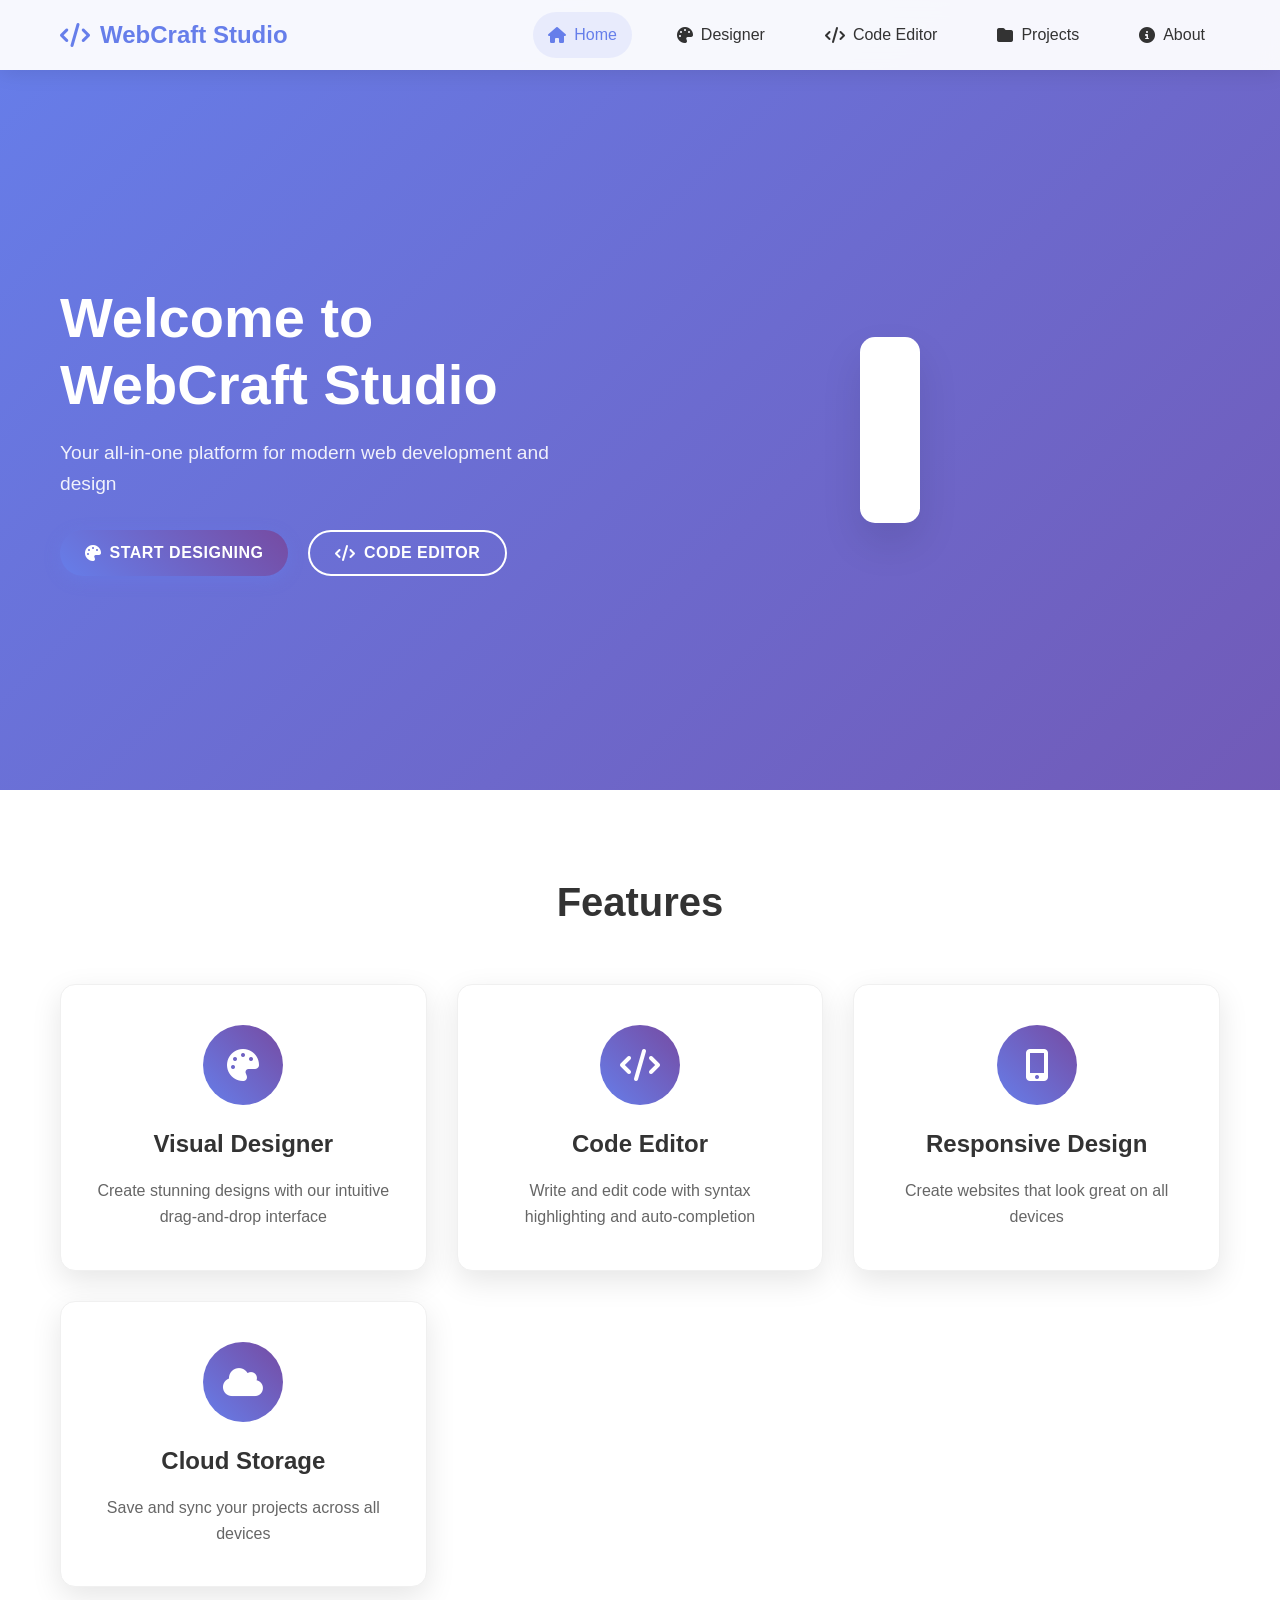
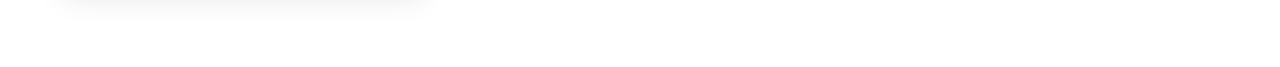
<file: index.html>
<!DOCTYPE html>
<html lang="en">
<head>
    <meta charset="UTF-8">
    <meta name="viewport" content="width=device-width, initial-scale=1.0">
    <title>WebCraft Studio - Modern Web Development Platform</title>
    <link rel="stylesheet" href="styles.css">
    <link rel="stylesheet" href="https://cdnjs.cloudflare.com/ajax/libs/font-awesome/6.4.0/css/all.min.css">
</head>
<body>
    <!-- Navigation -->
    <nav class="navbar">
        <div class="nav-container">
            <div class="nav-logo">
                <i class="fas fa-code"></i>
                WebCraft Studio
            </div>
            <ul class="nav-menu">
                <li class="nav-item">
                    <a href="#home" class="nav-link active" data-page="home">
                        <i class="fas fa-home"></i> Home
                    </a>
                </li>
                <li class="nav-item">
                    <a href="#designer" class="nav-link" data-page="designer">
                        <i class="fas fa-palette"></i> Designer
                    </a>
                </li>
                <li class="nav-item">
                    <a href="#code-editor" class="nav-link" data-page="code-editor">
                        <i class="fas fa-code"></i> Code Editor
                    </a>
                </li>
                <li class="nav-item">
                    <a href="#projects" class="nav-link" data-page="projects">
                        <i class="fas fa-folder"></i> Projects
                    </a>
                </li>
                <li class="nav-item">
                    <a href="#about" class="nav-link" data-page="about">
                        <i class="fas fa-info-circle"></i> About
                    </a>
                </li>
            </ul>
            <div class="hamburger">
                <span class="bar"></span>
                <span class="bar"></span>
                <span class="bar"></span>
            </div>
        </div>
    </nav>

    <!-- Main Content -->
    <main class="main-content">
        <!-- Home Page -->
        <section id="home" class="page active">
            <div class="hero">
                <div class="hero-content">
                    <h1>Welcome to WebCraft Studio</h1>
                    <p>Your all-in-one platform for modern web development and design</p>
                    <div class="hero-buttons">
                        <button class="btn btn-primary" onclick="showPage('designer')">
                            <i class="fas fa-palette"></i> Start Designing
                        </button>
                        <button class="btn btn-secondary" onclick="showPage('code-editor')">
                            <i class="fas fa-code"></i> Code Editor
                        </button>
                    </div>
                </div>
                <div class="hero-image">
                    <div class="floating-card">
                        <div class="card-header"></div>
                        <div class="card-content">
                            <div class="line"></div>
                            <div class="line short"></div>
                            <div class="line"></div>
                        </div>
                    </div>
                </div>
            </div>

            <div class="features">
                <div class="container">
                    <h2>Features</h2>
                    <div class="features-grid">
                        <div class="feature-card">
                            <div class="feature-icon">
                                <i class="fas fa-palette"></i>
                            </div>
                            <h3>Visual Designer</h3>
                            <p>Create stunning designs with our intuitive drag-and-drop interface</p>
                        </div>
                        <div class="feature-card">
                            <div class="feature-icon">
                                <i class="fas fa-code"></i>
                            </div>
                            <h3>Code Editor</h3>
                            <p>Write and edit code with syntax highlighting and auto-completion</p>
                        </div>
                        <div class="feature-card">
                            <div class="feature-icon">
                                <i class="fas fa-mobile-alt"></i>
                            </div>
                            <h3>Responsive Design</h3>
                            <p>Create websites that look great on all devices</p>
                        </div>
                        <div class="feature-card">
                            <div class="feature-icon">
                                <i class="fas fa-cloud"></i>
                            </div>
                            <h3>Cloud Storage</h3>
                            <p>Save and sync your projects across all devices</p>
                        </div>
                    </div>
                </div>
            </div>
        </section>

        <!-- Designer Page -->
        <section id="designer" class="page">
            <div class="designer-container">
                <div class="designer-sidebar">
                    <h3>Design Tools</h3>
                    
                    <div class="tool-section">
                        <h4>Elements</h4>
                        <div class="element-grid">
                            <div class="element-item" data-element="text" title="Add Text">
                                <i class="fas fa-font"></i>
                                <span>Text</span>
                            </div>
                            <div class="element-item" data-element="button" title="Add Button">
                                <i class="fas fa-square"></i>
                                <span>Button</span>
                            </div>
                            <div class="element-item" data-element="image" title="Add Image">
                                <i class="fas fa-image"></i>
                                <span>Image</span>
                            </div>
                            <div class="element-item" data-element="container" title="Add Container">
                                <i class="fas fa-square-full"></i>
                                <span>Container</span>
                            </div>
                        </div>
                    </div>

                    <div class="tool-section">
                        <h4>Colors</h4>
                        <div class="color-palette">
                            <div class="color-item" data-color="#3498db" style="background-color: #3498db;"></div>
                            <div class="color-item" data-color="#e74c3c" style="background-color: #e74c3c;"></div>
                            <div class="color-item" data-color="#2ecc71" style="background-color: #2ecc71;"></div>
                            <div class="color-item" data-color="#f39c12" style="background-color: #f39c12;"></div>
                            <div class="color-item" data-color="#9b59b6" style="background-color: #9b59b6;"></div>
                            <div class="color-item" data-color="#1abc9c" style="background-color: #1abc9c;"></div>
                            <div class="color-item" data-color="#34495e" style="background-color: #34495e;"></div>
                            <div class="color-item" data-color="#95a5a6" style="background-color: #95a5a6;"></div>
                        </div>
                        <input type="color" id="custom-color" class="color-picker" value="#3498db">
                    </div>

                    <div class="tool-section">
                        <h4>Properties</h4>
                        <div class="properties-panel">
                            <div class="property-group">
                                <label>Font Size:</label>
                                <input type="range" id="font-size" min="12" max="48" value="16">
                                <span id="font-size-value">16px</span>
                            </div>
                            <div class="property-group">
                                <label>Padding:</label>
                                <input type="range" id="padding" min="0" max="50" value="10">
                                <span id="padding-value">10px</span>
                            </div>
                            <div class="property-group">
                                <label>Border Radius:</label>
                                <input type="range" id="border-radius" min="0" max="50" value="5">
                                <span id="border-radius-value">5px</span>
                            </div>
                        </div>
                    </div>
                </div>

                <div class="designer-canvas">
                    <div class="canvas-header">
                        <div class="canvas-controls">
                            <button class="btn btn-small" id="clear-canvas">
                                <i class="fas fa-trash"></i> Clear
                            </button>
                            <button class="btn btn-small" id="save-design">
                                <i class="fas fa-save"></i> Save
                            </button>
                            <button class="btn btn-small" id="export-html">
                                <i class="fas fa-download"></i> Export HTML
                            </button>
                        </div>
                    </div>
                    <div class="canvas" id="design-canvas">
                        <div class="canvas-placeholder">
                            <i class="fas fa-mouse-pointer"></i>
                            <p>Start designing by dragging elements from the sidebar</p>
                        </div>
                    </div>
                </div>
            </div>
        </section>

        <!-- Code Editor Page -->
        <section id="code-editor" class="page">
            <div class="editor-container">
                <div class="editor-tabs">
                    <div class="tab active" data-lang="html">
                        <i class="fab fa-html5"></i> HTML
                    </div>
                    <div class="tab" data-lang="css">
                        <i class="fab fa-css3-alt"></i> CSS
                    </div>
                    <div class="tab" data-lang="js">
                        <i class="fab fa-js-square"></i> JavaScript
                    </div>
                </div>
                <div class="editor-content">
                    <textarea id="code-editor-textarea" placeholder="Write your code here...">
<!DOCTYPE html>
<html lang="en">
<head>
    <meta charset="UTF-8">
    <meta name="viewport" content="width=device-width, initial-scale=1.0">
    <title>My Project</title>
</head>
<body>
    <h1>Hello World!</h1>
    <p>Start coding your amazing project here.</p>
</body>
</html>
                    </textarea>
                </div>
                <div class="editor-controls">
                    <button class="btn btn-primary" id="run-code">
                        <i class="fas fa-play"></i> Run Code
                    </button>
                    <button class="btn btn-secondary" id="format-code">
                        <i class="fas fa-magic"></i> Format
                    </button>
                </div>
                <div class="preview-container">
                    <h3>Preview</h3>
                    <iframe id="code-preview" src="about:blank"></iframe>
                </div>
            </div>
        </section>

        <!-- Projects Page -->
        <section id="projects" class="page">
            <div class="container">
                <div class="page-header">
                    <h2>My Projects</h2>
                    <button class="btn btn-primary" id="new-project">
                        <i class="fas fa-plus"></i> New Project
                    </button>
                </div>
                <div class="projects-grid">
                    <div class="project-card">
                        <div class="project-thumbnail">
                            <i class="fas fa-globe"></i>
                        </div>
                        <div class="project-info">
                            <h3>Portfolio Website</h3>
                            <p>Personal portfolio with modern design</p>
                            <div class="project-meta">
                                <span class="project-date">2 days ago</span>
                                <span class="project-type">HTML/CSS</span>
                            </div>
                        </div>
                        <div class="project-actions">
                            <button class="btn btn-small">Edit</button>
                            <button class="btn btn-small btn-outline">Delete</button>
                        </div>
                    </div>
                    <div class="project-card">
                        <div class="project-thumbnail">
                            <i class="fas fa-shopping-cart"></i>
                        </div>
                        <div class="project-info">
                            <h3>E-commerce Site</h3>
                            <p>Online store with product catalog</p>
                            <div class="project-meta">
                                <span class="project-date">1 week ago</span>
                                <span class="project-type">React</span>
                            </div>
                        </div>
                        <div class="project-actions">
                            <button class="btn btn-small">Edit</button>
                            <button class="btn btn-small btn-outline">Delete</button>
                        </div>
                    </div>
                    <div class="project-card">
                        <div class="project-thumbnail">
                            <i class="fas fa-blog"></i>
                        </div>
                        <div class="project-info">
                            <h3>Blog Platform</h3>
                            <p>Content management system</p>
                            <div class="project-meta">
                                <span class="project-date">2 weeks ago</span>
                                <span class="project-type">Vue.js</span>
                            </div>
                        </div>
                        <div class="project-actions">
                            <button class="btn btn-small">Edit</button>
                            <button class="btn btn-small btn-outline">Delete</button>
                        </div>
                    </div>
                </div>
            </div>
        </section>

        <!-- About Page -->
        <section id="about" class="page">
            <div class="container">
                <div class="about-content">
                    <h2>About WebCraft Studio</h2>
                    <p>WebCraft Studio is a modern, comprehensive web development platform designed to empower developers and designers to create stunning websites and applications with ease.</p>
                    
                    <div class="about-features">
                        <div class="about-feature">
                            <h3>Our Mission</h3>
                            <p>To democratize web development by providing powerful, easy-to-use tools that enable anyone to create professional websites and applications.</p>
                        </div>
                        <div class="about-feature">
                            <h3>Our Vision</h3>
                            <p>To be the leading platform for collaborative web development, fostering creativity and innovation in the digital space.</p>
                        </div>
                        <div class="about-feature">
                            <h3>Our Values</h3>
                            <ul>
                                <li>Simplicity in complex tasks</li>
                                <li>Accessibility for all skill levels</li>
                                <li>Innovation in web technologies</li>
                                <li>Community-driven development</li>
                            </ul>
                        </div>
                    </div>
                </div>
            </div>
        </section>
    </main>

    <script src="script.js"></script>
</body>
</html>
</file>
<file: styles.css>
/* Reset and Base Styles */
* {
    margin: 0;
    padding: 0;
    box-sizing: border-box;
}

body {
    font-family: 'Segoe UI', Tahoma, Geneva, Verdana, sans-serif;
    line-height: 1.6;
    color: #333;
    background: linear-gradient(135deg, #667eea 0%, #764ba2 100%);
    min-height: 100vh;
}

.container {
    max-width: 1200px;
    margin: 0 auto;
    padding: 0 20px;
}

/* Navigation */
.navbar {
    background: rgba(255, 255, 255, 0.95);
    backdrop-filter: blur(10px);
    box-shadow: 0 2px 20px rgba(0, 0, 0, 0.1);
    position: fixed;
    top: 0;
    width: 100%;
    z-index: 1000;
    transition: all 0.3s ease;
}

.nav-container {
    max-width: 1200px;
    margin: 0 auto;
    padding: 0 20px;
    display: flex;
    justify-content: space-between;
    align-items: center;
    height: 70px;
}

.nav-logo {
    font-size: 1.5rem;
    font-weight: bold;
    color: #667eea;
    display: flex;
    align-items: center;
    gap: 10px;
}

.nav-menu {
    display: flex;
    list-style: none;
    gap: 30px;
}

.nav-link {
    text-decoration: none;
    color: #333;
    font-weight: 500;
    transition: all 0.3s ease;
    display: flex;
    align-items: center;
    gap: 8px;
    padding: 10px 15px;
    border-radius: 25px;
}

.nav-link:hover,
.nav-link.active {
    color: #667eea;
    background: rgba(102, 126, 234, 0.1);
}

.hamburger {
    display: none;
    flex-direction: column;
    cursor: pointer;
}

.bar {
    width: 25px;
    height: 3px;
    background: #333;
    margin: 3px 0;
    transition: 0.3s;
    border-radius: 2px;
}

/* Main Content */
.main-content {
    margin-top: 70px;
}

.page {
    display: none;
    min-height: calc(100vh - 70px);
}

.page.active {
    display: block;
}

/* Hero Section */
.hero {
    display: flex;
    align-items: center;
    justify-content: space-between;
    padding: 80px 20px;
    max-width: 1200px;
    margin: 0 auto;
    min-height: 80vh;
}

.hero-content {
    flex: 1;
    max-width: 500px;
}

.hero-content h1 {
    font-size: 3.5rem;
    font-weight: 700;
    color: white;
    margin-bottom: 20px;
    line-height: 1.2;
}

.hero-content p {
    font-size: 1.2rem;
    color: rgba(255, 255, 255, 0.9);
    margin-bottom: 30px;
}

.hero-buttons {
    display: flex;
    gap: 20px;
    flex-wrap: wrap;
}

.hero-image {
    flex: 1;
    display: flex;
    justify-content: center;
    align-items: center;
}

.floating-card {
    background: white;
    border-radius: 15px;
    padding: 30px;
    box-shadow: 0 20px 40px rgba(0, 0, 0, 0.1);
    animation: float 3s ease-in-out infinite;
    max-width: 300px;
}

@keyframes float {
    0%, 100% { transform: translateY(0px); }
    50% { transform: translateY(-20px); }
}

.card-header {
    height: 40px;
    background: linear-gradient(90deg, #667eea, #764ba2);
    border-radius: 8px;
    margin-bottom: 20px;
}

.line {
    height: 12px;
    background: #f0f0f0;
    border-radius: 6px;
    margin-bottom: 10px;
}

.line.short {
    width: 60%;
}

/* Buttons */
.btn {
    padding: 12px 25px;
    border: none;
    border-radius: 25px;
    font-size: 1rem;
    font-weight: 600;
    cursor: pointer;
    text-decoration: none;
    display: inline-flex;
    align-items: center;
    gap: 8px;
    transition: all 0.3s ease;
    text-transform: uppercase;
    letter-spacing: 0.5px;
}

.btn-primary {
    background: linear-gradient(45deg, #667eea, #764ba2);
    color: white;
    box-shadow: 0 4px 15px rgba(102, 126, 234, 0.4);
}

.btn-primary:hover {
    transform: translateY(-2px);
    box-shadow: 0 6px 20px rgba(102, 126, 234, 0.6);
}

.btn-secondary {
    background: transparent;
    color: white;
    border: 2px solid white;
}

.btn-secondary:hover {
    background: white;
    color: #667eea;
}

.btn-small {
    padding: 8px 16px;
    font-size: 0.9rem;
}

.btn-outline {
    background: transparent;
    color: #667eea;
    border: 2px solid #667eea;
}

.btn-outline:hover {
    background: #667eea;
    color: white;
}

/* Features Section */
.features {
    background: white;
    padding: 80px 0;
}

.features h2 {
    text-align: center;
    font-size: 2.5rem;
    margin-bottom: 50px;
    color: #333;
}

.features-grid {
    display: grid;
    grid-template-columns: repeat(auto-fit, minmax(280px, 1fr));
    gap: 30px;
}

.feature-card {
    background: white;
    padding: 40px 30px;
    border-radius: 15px;
    text-align: center;
    box-shadow: 0 10px 30px rgba(0, 0, 0, 0.1);
    transition: transform 0.3s ease;
    border: 1px solid #f0f0f0;
}

.feature-card:hover {
    transform: translateY(-10px);
    box-shadow: 0 20px 40px rgba(0, 0, 0, 0.15);
}

.feature-icon {
    width: 80px;
    height: 80px;
    background: linear-gradient(45deg, #667eea, #764ba2);
    border-radius: 50%;
    display: flex;
    align-items: center;
    justify-content: center;
    margin: 0 auto 20px;
    font-size: 2rem;
    color: white;
}

.feature-card h3 {
    font-size: 1.5rem;
    margin-bottom: 15px;
    color: #333;
}

.feature-card p {
    color: #666;
    line-height: 1.6;
}

/* Designer Page */
.designer-container {
    display: flex;
    height: calc(100vh - 70px);
    background: #f8f9fa;
}

.designer-sidebar {
    width: 300px;
    background: white;
    border-right: 1px solid #e0e0e0;
    padding: 20px;
    overflow-y: auto;
    box-shadow: 2px 0 10px rgba(0, 0, 0, 0.1);
}

.designer-sidebar h3 {
    color: #333;
    margin-bottom: 20px;
    font-size: 1.3rem;
}

.tool-section {
    margin-bottom: 30px;
    border-bottom: 1px solid #f0f0f0;
    padding-bottom: 20px;
}

.tool-section h4 {
    color: #667eea;
    margin-bottom: 15px;
    font-size: 1rem;
    text-transform: uppercase;
    letter-spacing: 0.5px;
}

.element-grid {
    display: grid;
    grid-template-columns: 1fr 1fr;
    gap: 10px;
}

.element-item {
    display: flex;
    flex-direction: column;
    align-items: center;
    padding: 15px 10px;
    background: #f8f9fa;
    border: 2px dashed #ddd;
    border-radius: 8px;
    cursor: move;
    transition: all 0.3s ease;
    text-align: center;
}

.element-item:hover {
    border-color: #667eea;
    background: rgba(102, 126, 234, 0.1);
    transform: scale(1.05);
}

.element-item i {
    font-size: 1.5rem;
    color: #667eea;
    margin-bottom: 5px;
}

.element-item span {
    font-size: 0.8rem;
    color: #333;
    font-weight: 500;
}

.color-palette {
    display: grid;
    grid-template-columns: repeat(4, 1fr);
    gap: 10px;
    margin-bottom: 15px;
}

.color-item {
    width: 40px;
    height: 40px;
    border-radius: 8px;
    cursor: pointer;
    border: 3px solid transparent;
    transition: all 0.3s ease;
}

.color-item:hover,
.color-item.active {
    border-color: #333;
    transform: scale(1.1);
}

.color-picker {
    width: 100%;
    height: 40px;
    border: none;
    border-radius: 8px;
    cursor: pointer;
}

.properties-panel {
    display: flex;
    flex-direction: column;
    gap: 15px;
}

.property-group {
    display: flex;
    flex-direction: column;
    gap: 5px;
}

.property-group label {
    font-weight: 500;
    color: #333;
    font-size: 0.9rem;
}

.property-group input[type="range"] {
    width: 100%;
    height: 6px;
    border-radius: 3px;
    background: #ddd;
    outline: none;
    appearance: none;
}

.property-group input[type="range"]::-webkit-slider-thumb {
    appearance: none;
    width: 20px;
    height: 20px;
    border-radius: 50%;
    background: #667eea;
    cursor: pointer;
}

.property-group span {
    font-size: 0.8rem;
    color: #666;
    text-align: right;
}

.designer-canvas {
    flex: 1;
    display: flex;
    flex-direction: column;
}

.canvas-header {
    background: white;
    padding: 15px 20px;
    border-bottom: 1px solid #e0e0e0;
    display: flex;
    justify-content: space-between;
    align-items: center;
}

.canvas-controls {
    display: flex;
    gap: 10px;
}

.canvas {
    flex: 1;
    background: white;
    margin: 20px;
    border-radius: 10px;
    box-shadow: 0 4px 20px rgba(0, 0, 0, 0.1);
    position: relative;
    overflow: auto;
    min-height: 500px;
}

.canvas-placeholder {
    display: flex;
    flex-direction: column;
    align-items: center;
    justify-content: center;
    height: 100%;
    color: #999;
    text-align: center;
}

.canvas-placeholder i {
    font-size: 3rem;
    margin-bottom: 20px;
}

.design-element {
    position: absolute;
    border: 2px dashed transparent;
    cursor: move;
    transition: all 0.3s ease;
}

.design-element:hover,
.design-element.selected {
    border-color: #667eea;
}

.design-element.dragging {
    opacity: 0.7;
    transform: rotate(5deg);
}

/* Code Editor Page */
.editor-container {
    display: flex;
    flex-direction: column;
    height: calc(100vh - 70px);
    background: #1e1e1e;
    color: #d4d4d4;
}

.editor-tabs {
    display: flex;
    background: #2d2d30;
    border-bottom: 1px solid #3e3e42;
}

.tab {
    padding: 15px 25px;
    cursor: pointer;
    border-bottom: 3px solid transparent;
    transition: all 0.3s ease;
    display: flex;
    align-items: center;
    gap: 8px;
}

.tab:hover {
    background: #37373d;
}

.tab.active {
    background: #1e1e1e;
    border-bottom-color: #667eea;
}

.editor-content {
    flex: 1;
    position: relative;
}

#code-editor-textarea {
    width: 100%;
    height: 50%;
    background: #1e1e1e;
    color: #d4d4d4;
    border: none;
    padding: 20px;
    font-family: 'Fira Code', 'Consolas', monospace;
    font-size: 14px;
    line-height: 1.5;
    resize: none;
    outline: none;
}

.editor-controls {
    padding: 15px 20px;
    background: #2d2d30;
    border-top: 1px solid #3e3e42;
    display: flex;
    gap: 10px;
}

.preview-container {
    height: 50%;
    background: white;
    border-top: 1px solid #3e3e42;
    padding: 20px;
}

.preview-container h3 {
    color: #333;
    margin-bottom: 15px;
}

#code-preview {
    width: 100%;
    height: calc(100% - 50px);
    border: 1px solid #ddd;
    border-radius: 5px;
}

/* Projects Page */
.page-header {
    display: flex;
    justify-content: space-between;
    align-items: center;
    margin-bottom: 40px;
    padding: 40px 0 20px;
}

.page-header h2 {
    color: white;
    font-size: 2.5rem;
}

.projects-grid {
    display: grid;
    grid-template-columns: repeat(auto-fill, minmax(350px, 1fr));
    gap: 30px;
    padding-bottom: 40px;
}

.project-card {
    background: white;
    border-radius: 15px;
    overflow: hidden;
    box-shadow: 0 10px 30px rgba(0, 0, 0, 0.1);
    transition: transform 0.3s ease;
}

.project-card:hover {
    transform: translateY(-5px);
    box-shadow: 0 20px 40px rgba(0, 0, 0, 0.15);
}

.project-thumbnail {
    height: 200px;
    background: linear-gradient(45deg, #667eea, #764ba2);
    display: flex;
    align-items: center;
    justify-content: center;
    color: white;
    font-size: 3rem;
}

.project-info {
    padding: 25px;
}

.project-info h3 {
    font-size: 1.3rem;
    margin-bottom: 10px;
    color: #333;
}

.project-info p {
    color: #666;
    margin-bottom: 15px;
    line-height: 1.5;
}

.project-meta {
    display: flex;
    justify-content: space-between;
    font-size: 0.9rem;
    color: #999;
    margin-bottom: 20px;
}

.project-type {
    background: rgba(102, 126, 234, 0.1);
    color: #667eea;
    padding: 4px 8px;
    border-radius: 12px;
    font-weight: 500;
}

.project-actions {
    display: flex;
    gap: 10px;
    padding: 0 25px 25px;
}

/* About Page */
.about-content {
    max-width: 800px;
    margin: 0 auto;
    padding: 60px 20px;
    color: white;
}

.about-content h2 {
    font-size: 2.5rem;
    margin-bottom: 30px;
    text-align: center;
}

.about-content > p {
    font-size: 1.2rem;
    text-align: center;
    margin-bottom: 50px;
    opacity: 0.9;
}

.about-features {
    display: grid;
    grid-template-columns: repeat(auto-fit, minmax(250px, 1fr));
    gap: 40px;
}

.about-feature {
    background: rgba(255, 255, 255, 0.1);
    padding: 30px;
    border-radius: 15px;
    backdrop-filter: blur(10px);
}

.about-feature h3 {
    font-size: 1.5rem;
    margin-bottom: 15px;
    color: #fff;
}

.about-feature p {
    opacity: 0.9;
    line-height: 1.6;
}

.about-feature ul {
    list-style: none;
    padding-left: 0;
}

.about-feature li {
    padding: 8px 0;
    padding-left: 20px;
    position: relative;
    opacity: 0.9;
}

.about-feature li::before {
    content: "✓";
    position: absolute;
    left: 0;
    color: #4ecdc4;
    font-weight: bold;
}

/* Responsive Design */
@media (max-width: 768px) {
    .hamburger {
        display: flex;
    }

    .nav-menu {
        position: fixed;
        left: -100%;
        top: 70px;
        flex-direction: column;
        background: white;
        width: 100%;
        text-align: center;
        transition: 0.3s;
        box-shadow: 0 10px 27px rgba(0, 0, 0, 0.05);
        padding: 20px 0;
    }

    .nav-menu.active {
        left: 0;
    }

    .hero {
        flex-direction: column;
        text-align: center;
        padding: 40px 20px;
    }

    .hero-content {
        max-width: 100%;
        margin-bottom: 40px;
    }

    .hero-content h1 {
        font-size: 2.5rem;
    }

    .hero-buttons {
        justify-content: center;
    }

    .designer-container {
        flex-direction: column;
    }

    .designer-sidebar {
        width: 100%;
        height: 200px;
        overflow-x: auto;
    }

    .tool-section {
        display: inline-block;
        margin-right: 20px;
        vertical-align: top;
        min-width: 200px;
    }

    .features-grid {
        grid-template-columns: 1fr;
    }

    .projects-grid {
        grid-template-columns: 1fr;
    }

    .about-features {
        grid-template-columns: 1fr;
    }

    .page-header {
        flex-direction: column;
        gap: 20px;
        text-align: center;
    }

    #code-editor-textarea {
        height: 40%;
    }

    .preview-container {
        height: 40%;
    }
}

@media (max-width: 480px) {
    .hero-content h1 {
        font-size: 2rem;
    }

    .btn {
        padding: 10px 20px;
        font-size: 0.9rem;
    }

    .feature-card {
        padding: 30px 20px;
    }

    .nav-container {
        padding: 0 15px;
    }
}

/* Scrollbar Styling */
::-webkit-scrollbar {
    width: 8px;
}

::-webkit-scrollbar-track {
    background: #f1f1f1;
}

::-webkit-scrollbar-thumb {
    background: #667eea;
    border-radius: 4px;
}

::-webkit-scrollbar-thumb:hover {
    background: #5a6fd8;
}

/* Animations */
@keyframes fadeIn {
    from { opacity: 0; transform: translateY(20px); }
    to { opacity: 1; transform: translateY(0); }
}

.page.active {
    animation: fadeIn 0.5s ease-in-out;
}

/* Utility Classes */
.text-center { text-align: center; }
.text-left { text-align: left; }
.text-right { text-align: right; }

.mt-1 { margin-top: 0.5rem; }
.mt-2 { margin-top: 1rem; }
.mt-3 { margin-top: 1.5rem; }

.mb-1 { margin-bottom: 0.5rem; }
.mb-2 { margin-bottom: 1rem; }
.mb-3 { margin-bottom: 1.5rem; }
</file>
